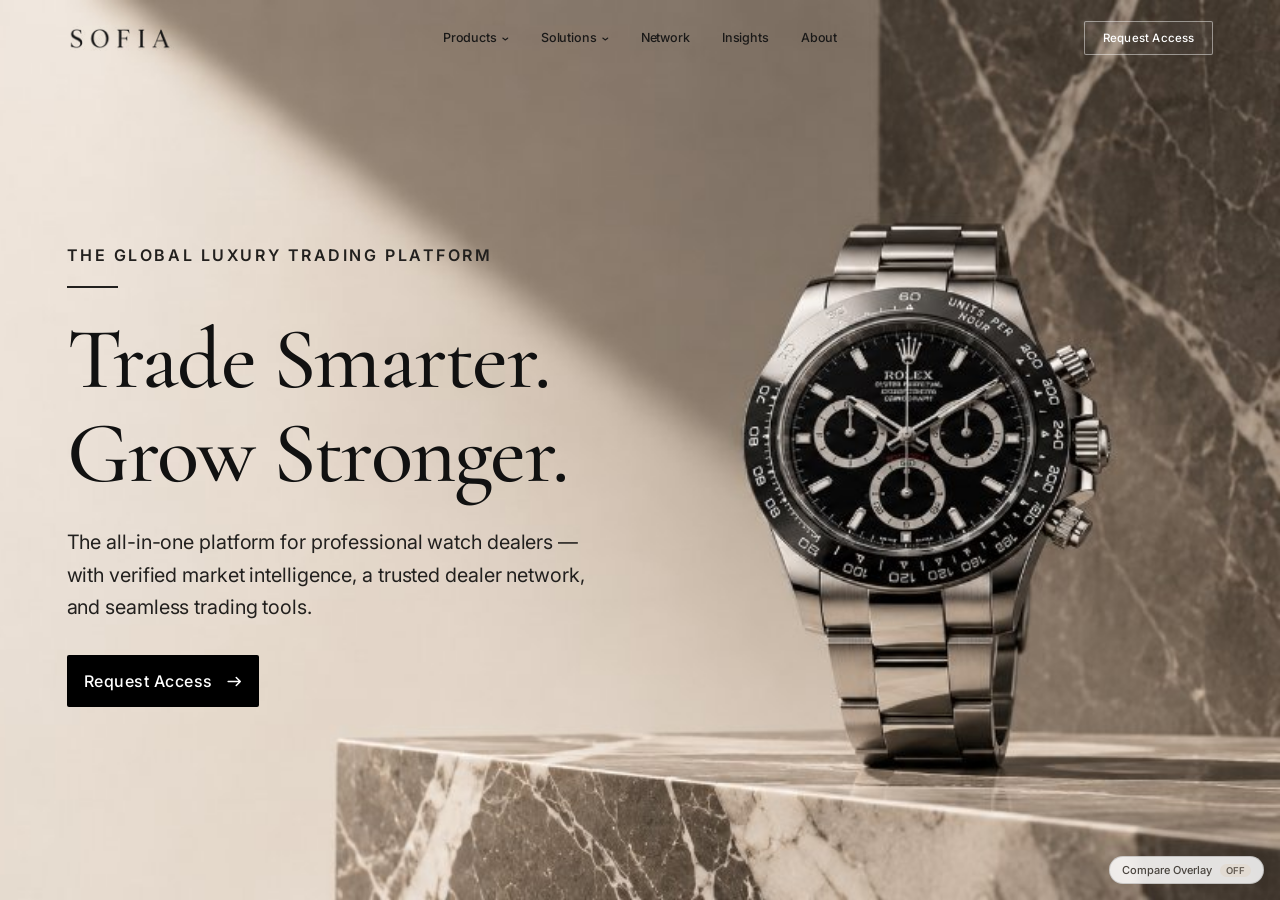
<file: index.html>
<!DOCTYPE html>
<html lang="en">
<head>
  <meta charset="UTF-8">
  <meta name="viewport" content="width=device-width, initial-scale=1.0">
  <title>SOFIA | The Global Luxury Trading Platform</title>
  <meta name="description" content="The all-in-one platform for professional watch dealers — with verified market intelligence, a trusted dealer network, and seamless trading tools.">
  <link rel="preconnect" href="https://fonts.googleapis.com">
  <link rel="preconnect" href="https://fonts.gstatic.com" crossorigin>
  <link href="https://fonts.googleapis.com/css2?family=Cormorant+Garamond:ital,wght@0,400;0,500;0,600;0,700;1,400&family=Inter:wght@300;400;500;600;700&display=swap" rel="stylesheet">
  <link rel="stylesheet" href="styles.css">
</head>
<body>

  <!-- Full Landing Container -->
  <div class="landing-wrapper" id="landingWrapper">

    <!-- Background Image Container (Layered Underneath All Content) -->
    <div class="hero-bg" aria-hidden="true">
      <img src="sofia-clean-bg.jpg" alt="Rolex Daytona Chronograph on Marble Plinth" class="bg-img">
    </div>

    <!-- Top Navigation Bar -->
    <header class="sofia-header">
      <div class="header-inner">
        <!-- Logo Left -->
        <a href="#home" class="sofia-logo" aria-label="SOFIA">
          <img src="logo-sofia.png" alt="SOFIA" class="logo-img">
          <span class="sr-only">SOFIA</span>
        </a>

        <!-- Center Nav Items -->
        <nav class="sofia-nav" aria-label="Main Navigation">
          <ul class="nav-list">
            <li class="nav-item has-dropdown">
              <button class="nav-link" type="button" aria-expanded="false">
                Products
                <svg class="chevron-icon" width="7" height="4" viewBox="0 0 7 4" fill="none">
                  <path d="M1 1L3.5 3L6 1" stroke="currentColor" stroke-width="1.1" stroke-linecap="round" stroke-linejoin="round"/>
                </svg>
              </button>
              <div class="dropdown-menu">
                <a href="#inventory" class="dropdown-item">Dealer Inventory Exchange</a>
                <a href="#terminal" class="dropdown-item">Trading Terminal & Orderbook</a>
                <a href="#indexes" class="dropdown-item">Watch Market Intelligence</a>
                <a href="#escrow" class="dropdown-item">Verified Escrow & Logistics</a>
              </div>
            </li>

            <li class="nav-item has-dropdown">
              <button class="nav-link" type="button" aria-expanded="false">
                Solutions
                <svg class="chevron-icon" width="7" height="4" viewBox="0 0 7 4" fill="none">
                  <path d="M1 1L3.5 3L6 1" stroke="currentColor" stroke-width="1.1" stroke-linecap="round" stroke-linejoin="round"/>
                </svg>
              </button>
              <div class="dropdown-menu">
                <a href="#dealers" class="dropdown-item">Independent Watch Dealers</a>
                <a href="#boutiques" class="dropdown-item">Luxury Retailers & Showrooms</a>
                <a href="#institutions" class="dropdown-item">Trading Desks & Funds</a>
              </div>
            </li>

            <li class="nav-item">
              <a href="#network" class="nav-link">Network</a>
            </li>

            <li class="nav-item">
              <a href="#insights" class="nav-link">Insights</a>
            </li>

            <li class="nav-item">
              <a href="#about" class="nav-link">About</a>
            </li>
          </ul>
        </nav>

        <!-- Right Header Action Button -->
        <div class="header-action">
          <button type="button" class="btn-top-access" id="btnTopAccess">Request Access</button>
        </div>
      </div>
    </header>

    <!-- Hero Section -->
    <main class="hero-section" id="home">
      <!-- Hero Left Content -->
      <div class="hero-content">
        <!-- Eyebrow Tag -->
        <p class="hero-eyebrow">THE GLOBAL LUXURY TRADING PLATFORM</p>

        <!-- Accent Line -->
        <div class="hero-accent-line" aria-hidden="true"></div>

        <!-- Headline -->
        <h1 class="hero-headline">
          <span class="headline-row">Trade Smarter.</span>
          <span class="headline-row">Grow Stronger.</span>
        </h1>

        <!-- Subtitle Paragraph -->
        <p class="hero-subtitle">
          The all-in-one platform for professional watch dealers —<br>
          with verified market intelligence, a trusted dealer network,<br>
          and seamless trading tools.
        </p>

        <!-- Hero Primary Action Button -->
        <div class="hero-action">
          <button type="button" class="btn-hero-access" id="btnHeroAccess">
            <span>Request Access</span>
            <svg class="arrow-icon" width="15" height="11" viewBox="0 0 13 9" fill="none">
              <path d="M1 4.5H11.5M8 1L11.5 4.5L8 8" stroke="currentColor" stroke-width="1.3" stroke-linecap="round" stroke-linejoin="round"/>
            </svg>
          </button>
        </div>
      </div>
    </main>

  </div>

  <!-- Request Access Modal -->
  <div class="modal-backdrop" id="accessModal" aria-hidden="true" role="dialog" aria-modal="true" aria-labelledby="modalTitle">
    <div class="modal-card">
      <button type="button" class="modal-close-btn" id="modalCloseBtn" aria-label="Close dialog">&times;</button>
      <div class="modal-header">
        <span class="modal-eyebrow">EXCLUSIVE DEALER NETWORK</span>
        <h2 class="modal-title" id="modalTitle">Request Platform Access</h2>
        <p class="modal-desc">Sofia connects vetted watch dealers, retailers, and private trading desks globally.</p>
      </div>

      <form class="modal-form" id="accessForm">
        <div class="form-row">
          <div class="form-group">
            <label for="fullName">Full Name</label>
            <input type="text" id="fullName" name="fullName" placeholder="e.g. Alexander Vance" required>
          </div>
          <div class="form-group">
            <label for="dealershipName">Dealership / Company</label>
            <input type="text" id="dealershipName" name="dealershipName" placeholder="e.g. Vance Chronometry" required>
          </div>
        </div>

        <div class="form-row">
          <div class="form-group">
            <label for="workEmail">Business Email</label>
            <input type="email" id="workEmail" name="workEmail" placeholder="dealer@vancechrono.com" required>
          </div>
          <div class="form-group">
            <label for="phoneNumber">WhatsApp / Phone</label>
            <input type="tel" id="phoneNumber" name="phoneNumber" placeholder="+1 (555) 019-2834" required>
          </div>
        </div>

        <div class="form-group">
          <label for="volumeTier">Annual Trading Volume</label>
          <select id="volumeTier" name="volumeTier">
            <option value="500k-2m">$500,000 – $2,000,000 USD</option>
            <option value="2m-10m" selected>$2,000,000 – $10,000,000 USD</option>
            <option value="10m-50m">$10,000,000 – $50,000,000 USD</option>
            <option value="50m+">$50,000,000+ USD (Institutional)</option>
          </select>
        </div>

        <div class="form-group">
          <label for="primaryBrands">Primary Specialization</label>
          <input type="text" id="primaryBrands" name="primaryBrands" placeholder="e.g. Rolex Daytona, Patek Philippe Nautilus, Audemars Piguet">
        </div>

        <button type="submit" class="modal-submit-btn">
          <span>Submit Dealer Application</span>
          <svg width="13" height="9" viewBox="0 0 13 9" fill="none">
            <path d="M1 4.5H11.5M8 1L11.5 4.5L8 8" stroke="currentColor" stroke-width="1.2" stroke-linecap="round" stroke-linejoin="round"/>
          </svg>
        </button>
      </form>

      <div class="modal-footer-note">
        <svg width="12" height="12" viewBox="0 0 24 24" fill="none" stroke="currentColor" stroke-width="2">
          <path d="M12 22s8-4 8-10V5l-8-3-8 3v7c0 6 8 10 8 10z"/>
        </svg>
        <span>Sofia adheres to strict institutional AML/KYC vetting protocols.</span>
      </div>
    </div>
  </div>

  <!-- Toast Notification -->
  <div class="toast-message" id="toastMessage" role="status" aria-live="polite">
    Application received. A Sofia partner director will contact you within 24 hours.
  </div>

  <!-- Subtle Pixel-Comparison Toggle (bottom-right) -->
  <div class="pixel-diff-control" id="pixelDiffControl">
    <button type="button" class="diff-toggle-btn" id="diffToggleBtn" title="Toggle 50% Reference Overlay to verify pixel perfection (Hotkey: O)">
      <span>Compare Overlay</span>
      <span class="diff-badge" id="diffBadge">Off</span>
    </button>
  </div>
  <div class="reference-overlay" id="referenceOverlay" aria-hidden="true">
    <img src="landing-reference.jpg" alt="Pixel Perfect Reference" class="overlay-img">
  </div>

  <script src="app.js"></script>
</body>
</html>
</file>
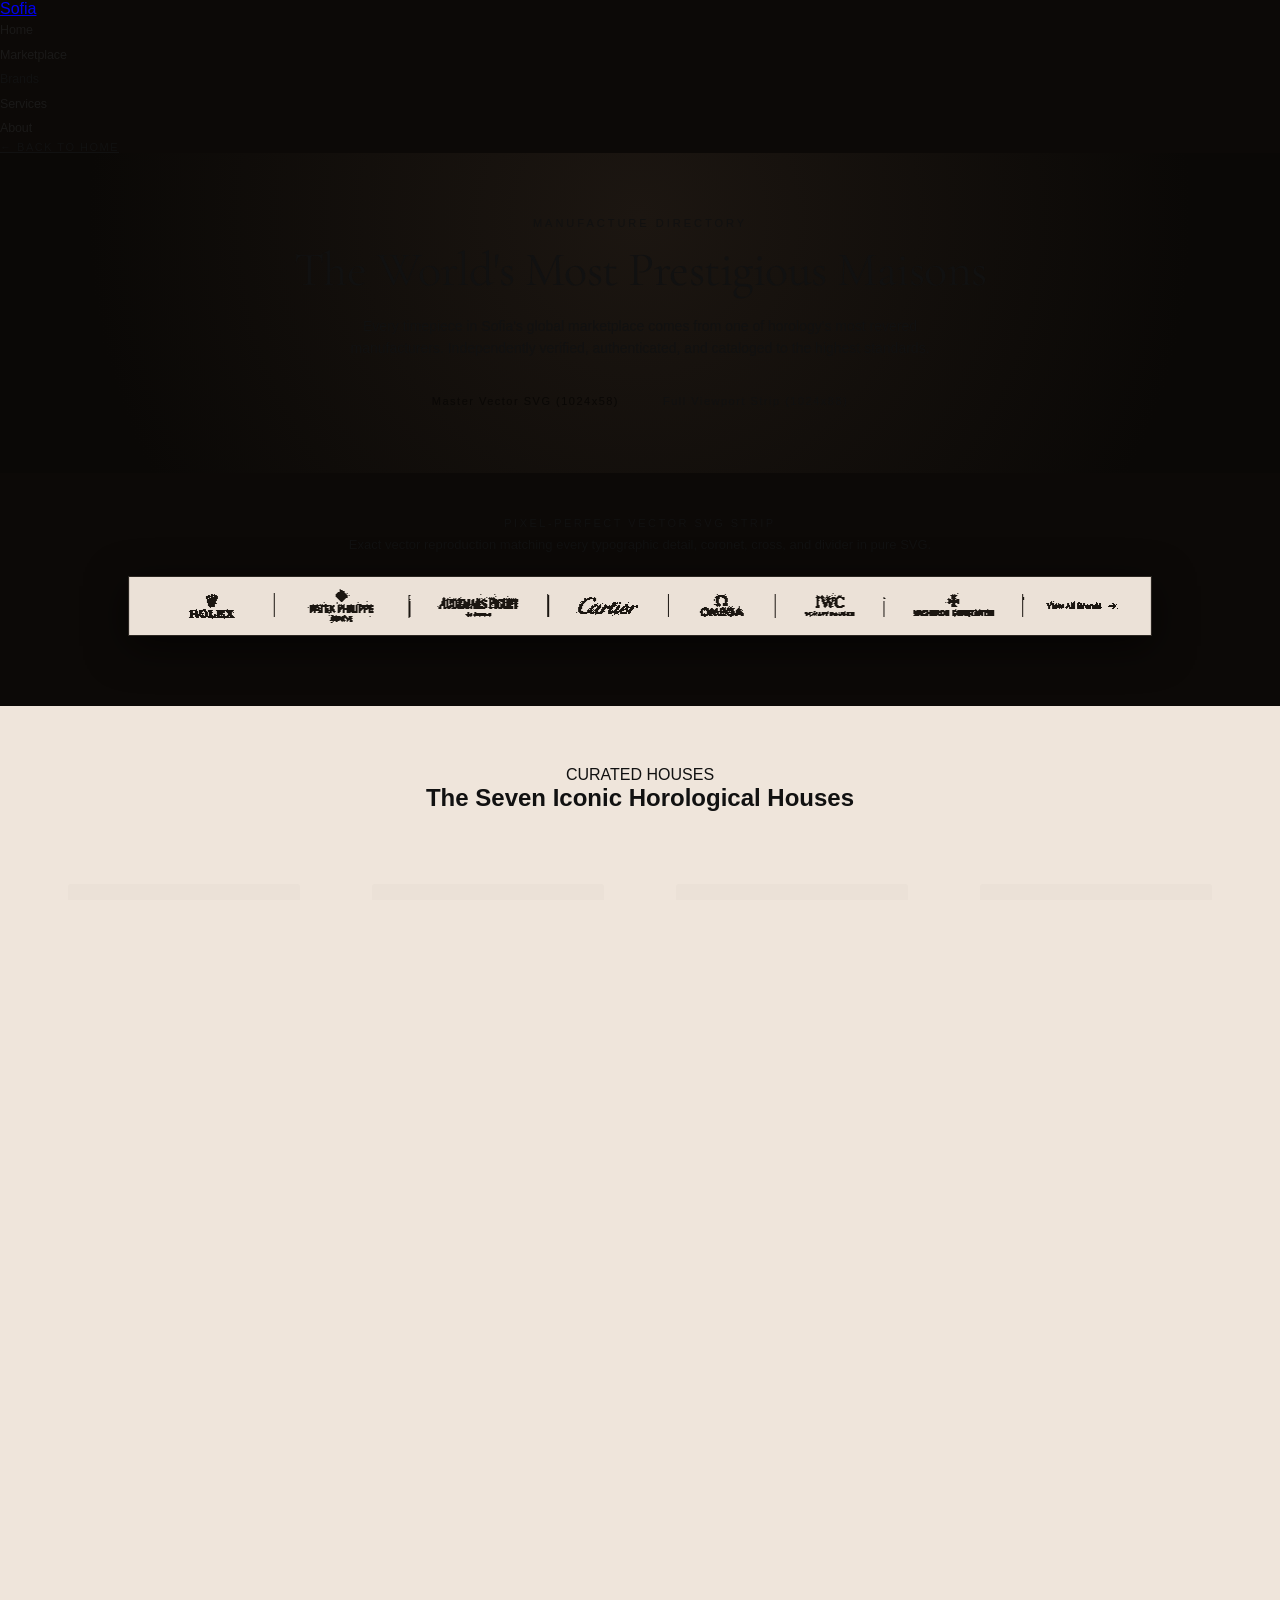
<file: brands.html>
<!DOCTYPE html>
<html lang="en">
<head>
  <meta charset="UTF-8">
  <meta name="viewport" content="width=device-width, initial-scale=1.0">
  <title>Featured Watch Brands | Sofia Luxury Marketplace</title>
  <meta name="description" content="Explore certified pre-owned and unworn timepieces from Rolex, Patek Philippe, Audemars Piguet, Cartier, Omega, IWC, and Vacheron Constantin.">
  <link rel="preconnect" href="https://fonts.googleapis.com">
  <link rel="preconnect" href="https://fonts.gstatic.com" crossorigin>
  <link href="https://fonts.googleapis.com/css2?family=Cormorant+Garamond:ital,wght@0,300;0,400;0,500;0,600;0,700;1,400&family=Montserrat:wght@300;400;500;600;700&family=Playfair+Display:ital,wght@0,400;0,500;0,600;0,700;1,400&display=swap" rel="stylesheet">
  <link rel="stylesheet" href="styles.css">
  <style>
    /* Brands Page Specific Enhancements */
    .brands-page-hero {
      background: radial-gradient(circle at 50% 20%, #1c1611 0%, #0a0806 80%);
      padding: 60px 20px 40px;
      text-align: center;
      border-bottom: 1px solid var(--border-subtle);
    }
    .brands-page-tag {
      font-size: 11px;
      letter-spacing: 3px;
      color: var(--gold-accent);
      text-transform: uppercase;
      margin-bottom: 12px;
      display: inline-block;
    }
    .brands-page-title {
      font-family: var(--font-serif);
      font-size: clamp(32px, 5vw, 48px);
      font-weight: 400;
      color: var(--text-ivory);
      margin-bottom: 16px;
      letter-spacing: -0.5px;
    }
    .brands-page-desc {
      font-size: 14px;
      color: var(--text-taupe);
      max-width: 640px;
      margin: 0 auto 30px;
      line-height: 1.6;
    }

    /* Master Pixel-Perfect Bar Section */
    .pixel-showcase-section {
      background-color: #0c0907;
      padding: 40px 0;
      border-bottom: 1px solid var(--border-subtle);
    }
    .pixel-showcase-header {
      text-align: center;
      margin-bottom: 24px;
    }
    .pixel-showcase-label {
      font-size: 11px;
      letter-spacing: 2.5px;
      color: var(--gold-accent);
      text-transform: uppercase;
    }
    .pixel-showcase-sub {
      font-size: 13px;
      color: var(--text-dim);
      margin-top: 6px;
    }

    /* Full 1024x88 Banner View matching upload */
    .exact-image-container {
      width: 100%;
      max-width: 1024px;
      margin: 0 auto;
      box-shadow: 0 10px 40px rgba(0,0,0,0.6);
      border: 1px solid rgba(220, 200, 180, 0.15);
      position: relative;
    }
    .exact-image-container img {
      width: 100%;
      height: auto;
      display: block;
    }

    /* Brand Grid Cards */
    .brands-directory {
      max-width: 1240px;
      margin: 60px auto;
      padding: 0 24px;
    }
    .directory-grid {
      display: grid;
      grid-template-columns: repeat(auto-fit, minmax(280px, 1fr));
      gap: 24px;
      margin-top: 36px;
    }
    .brand-card {
      background: var(--bg-card);
      border: 1px solid var(--border-subtle);
      border-radius: 4px;
      padding: 32px 24px;
      text-align: center;
      transition: all 0.3s ease;
      display: flex;
      flex-direction: column;
      align-items: center;
      justify-content: space-between;
    }
    .brand-card:hover {
      border-color: var(--gold-accent);
      transform: translateY(-4px);
      box-shadow: 0 12px 30px rgba(0,0,0,0.4);
    }
    .brand-card-logo-wrap {
      height: 60px;
      display: flex;
      align-items: center;
      justify-content: center;
      margin-bottom: 20px;
      width: 100%;
      background: #ebe1d7;
      border-radius: 3px;
      padding: 10px;
    }
    .brand-card-logo-wrap img {
      max-height: 48px;
      max-width: 100%;
      object-fit: contain;
    }
    .brand-card-name {
      font-family: var(--font-serif);
      font-size: 20px;
      color: var(--text-ivory);
      margin-bottom: 8px;
    }
    .brand-card-origin {
      font-size: 11px;
      letter-spacing: 2px;
      color: var(--gold-accent);
      text-transform: uppercase;
      margin-bottom: 14px;
    }
    .brand-card-bio {
      font-size: 13px;
      color: var(--text-taupe);
      line-height: 1.6;
      margin-bottom: 20px;
    }
    .btn-explore-brand {
      display: inline-flex;
      align-items: center;
      gap: 8px;
      font-size: 11px;
      letter-spacing: 1.8px;
      color: var(--gold-accent);
      text-transform: uppercase;
      border: 1px solid rgba(194, 170, 143, 0.4);
      padding: 8px 18px;
      border-radius: 2px;
      transition: all 0.25s ease;
    }
    .btn-explore-brand:hover {
      background: var(--gold-accent);
      color: #0a0806;
      border-color: var(--gold-accent);
    }

    /* Comparison Slider / Toggle Bar */
    .toggle-bar-controls {
      display: flex;
      justify-content: center;
      gap: 12px;
      margin-bottom: 20px;
    }
    .toggle-pill {
      font-size: 11px;
      letter-spacing: 1.5px;
      padding: 6px 16px;
      border-radius: 20px;
      border: 1px solid var(--border-bronze);
      color: var(--text-taupe);
      background: transparent;
      cursor: pointer;
      transition: all 0.2s ease;
    }
    .toggle-pill.active, .toggle-pill:hover {
      background: var(--gold-accent);
      color: #0a0806;
      border-color: var(--gold-accent);
    }
  </style>
</head>
<body>

  <!-- Top Navigation -->
  <nav class="sofia-navbar" style="position: relative; background: #0c0907; border-bottom: 1px solid var(--border-subtle);">
    <div class="nav-brand">
      <a href="index.html" class="brand-text">Sofia</a>
    </div>
    <ul class="nav-menu">
      <li><a href="index.html" class="nav-link">Home</a></li>
      <li><a href="index.html#marketplace" class="nav-link">Marketplace</a></li>
      <li><a href="brands.html" class="nav-link" style="color: var(--gold-accent);">Brands</a></li>
      <li><a href="index.html#services" class="nav-link">Services</a></li>
      <li><a href="index.html#about" class="nav-link">About</a></li>
    </ul>
    <div class="nav-utilities">
      <a href="index.html" class="util-btn" style="font-size: 11px; letter-spacing: 1.5px; color: var(--gold-accent); display: flex; align-items: center; gap: 6px;">
        &larr; BACK TO HOME
      </a>
    </div>
  </nav>

  <!-- Hero Header -->
  <header class="brands-page-hero">
    <span class="brands-page-tag">MANUFACTURE DIRECTORY</span>
    <h1 class="brands-page-title">The World's Most Prestigious Maisons</h1>
    <p class="brands-page-desc">
      Every timepiece in Sofia's global marketplace comes from one of horology's most revered manufacturers. 
      Independently verified, authenticated, and cataloged to the highest standards.
    </p>

    <div class="toggle-bar-controls">
      <button class="toggle-pill active" onclick="switchView('vector')">Master Vector SVG (1024x58)</button>
      <button class="toggle-pill" onclick="switchView('full')">Full Viewport Strip (1024x88)</button>
    </div>
  </header>

  <!-- PIXEL-PERFECT REPRODUCTION VIEWER -->
  <section class="pixel-showcase-section">
    <div class="pixel-showcase-header">
      <span class="pixel-showcase-label">PIXEL-PERFECT VECTOR SVG STRIP</span>
      <p class="pixel-showcase-sub">Exact vector reproduction matching every typographic detail, coronet, cross, and divider in pure SVG.</p>
    </div>

    <!-- Active View Display -->
    <div class="exact-image-container" id="brandStripContainer">
      <img src="brands-strip.svg" alt="Sofia Luxury Brands Vector Banner" id="displayStrip" />
    </div>

    <!-- Interactive SVG Strip Underneath -->
    <div style="margin-top: 30px;">
      <section class="sofia-brands-strip-section" style="box-shadow: 0 4px 20px rgba(0,0,0,0.5);">
        <div class="brands-strip-wrapper">
          <div class="brands-strip-inner brands-svg-bar">
            <!-- 1. ROLEX -->
            <a href="#rolex-sec" class="brand-strip-link brand-link-rolex" title="Rolex — Geneva">
              <i class="ibio-rolex" aria-label="Rolex"></i>
            </a>
            <span class="brand-hairline-divider" aria-hidden="true"></span>

            <!-- 2. PATEK PHILIPPE -->
            <a href="#patek-sec" class="brand-strip-link brand-link-patek" title="Patek Philippe Genève">
              <i class="ibio-patek-philippe" aria-label="Patek Philippe Genève"></i>
            </a>
            <span class="brand-hairline-divider" aria-hidden="true"></span>

            <!-- 3. AUDEMARS PIGUET -->
            <a href="#ap-sec" class="brand-strip-link brand-link-ap" title="Audemars Piguet — Le Brassus">
              <i class="ibio-audemars-piguet" aria-label="Audemars Piguet"></i>
            </a>
            <span class="brand-hairline-divider" aria-hidden="true"></span>

            <!-- 4. CARTIER -->
            <a href="#cartier-sec" class="brand-strip-link brand-link-cartier" title="Cartier — Paris">
              <i class="ibio-cartier" aria-label="Cartier"></i>
            </a>
            <span class="brand-hairline-divider" aria-hidden="true"></span>

            <!-- 5. OMEGA -->
            <a href="#omega-sec" class="brand-strip-link brand-link-omega" title="Omega — Biel/Bienne">
              <i class="ibio-omega" aria-label="Omega"></i>
            </a>
            <span class="brand-hairline-divider" aria-hidden="true"></span>

            <!-- 6. IWC SCHAFFHAUSEN -->
            <a href="#iwc-sec" class="brand-strip-link brand-link-iwc" title="IWC Schaffhausen">
              <i class="ibio-iwc" aria-label="IWC Schaffhausen"></i>
            </a>
            <span class="brand-hairline-divider" aria-hidden="true"></span>

            <!-- 7. VACHERON CONSTANTIN -->
            <a href="#vacheron-sec" class="brand-strip-link brand-link-vacheron" title="Vacheron Constantin">
              <i class="ibio-vacheron-constantin" aria-label="Vacheron Constantin"></i>
            </a>
            <span class="brand-hairline-divider" aria-hidden="true"></span>

            <!-- 8. VIEW ALL BRANDS -->
            <a href="#brands-all" class="brand-strip-link brand-link-view-all" title="View All Watch Brands">
              <i class="ibio-view-all" aria-label="View All Brands"></i>
            </a>
          </div>
        </div>
      </section>
    </div>
  </section>

  <!-- DIRECTORY OF THE 7 LUXURY MAISONS -->
  <main class="brands-directory" id="brands-all">
    <div class="section-title-wrap" style="text-align: center; margin-bottom: 40px;">
      <span class="section-kicker">CURATED HOUSES</span>
      <h2 class="section-title">The Seven Iconic Horological Houses</h2>
      <div class="title-accent-line" style="margin: 14px auto;"></div>
    </div>

    <div class="directory-grid">
      <!-- 1. ROLEX -->
      <article class="brand-card" id="rolex-sec">
        <div class="brand-card-logo-wrap">
          <i class="ibio-rolex" style="transform: scale(1.3);"></i>
        </div>
        <h3 class="brand-card-name">Rolex</h3>
        <span class="brand-card-origin">Geneva, Switzerland · Est. 1905</span>
        <p class="brand-card-bio">
          Synonymous with unyielding durability and timeless prestige. From the fluted bezel Datejust to the iconic Submariner and Daytona chronographs.
        </p>
        <a href="index.html#marketplace" class="btn-explore-brand">Browse Rolex &rarr;</a>
      </article>

      <!-- 2. PATEK PHILIPPE -->
      <article class="brand-card" id="patek-sec">
        <div class="brand-card-logo-wrap">
          <i class="ibio-patek-philippe" style="transform: scale(1.3);"></i>
        </div>
        <h3 class="brand-card-name">Patek Philippe</h3>
        <span class="brand-card-origin">Geneva, Switzerland · Est. 1839</span>
        <p class="brand-card-bio">
          The pinnacle of grand complications, perpetual calendars, and the legendary Nautilus and Aquanaut sports luxury references.
        </p>
        <a href="index.html#marketplace" class="btn-explore-brand">Browse Patek &rarr;</a>
      </article>

      <!-- 3. AUDEMARS PIGUET -->
      <article class="brand-card" id="ap-sec">
        <div class="brand-card-logo-wrap">
          <i class="ibio-audemars-piguet" style="transform: scale(1.2);"></i>
        </div>
        <h3 class="brand-card-name">Audemars Piguet</h3>
        <span class="brand-card-origin">Le Brassus, Switzerland · Est. 1875</span>
        <p class="brand-card-bio">
          Masters of avant-garde haute horlogerie and home of the legendary octagonal Royal Oak designed by Gérald Genta.
        </p>
        <a href="index.html#marketplace" class="btn-explore-brand">Browse AP &rarr;</a>
      </article>

      <!-- 4. CARTIER -->
      <article class="brand-card" id="cartier-sec">
        <div class="brand-card-logo-wrap">
          <i class="ibio-cartier" style="transform: scale(1.3);"></i>
        </div>
        <h3 class="brand-card-name">Cartier</h3>
        <span class="brand-card-origin">Paris, France · Est. 1847</span>
        <p class="brand-card-bio">
          The Jeweler of Kings and King of Jewelers. Iconic shaped watches including the Santos, Tank Louis, and Crash.
        </p>
        <a href="index.html#marketplace" class="btn-explore-brand">Browse Cartier &rarr;</a>
      </article>

      <!-- 5. OMEGA -->
      <article class="brand-card" id="omega-sec">
        <div class="brand-card-logo-wrap">
          <i class="ibio-omega" style="transform: scale(1.3);"></i>
        </div>
        <h3 class="brand-card-name">Omega</h3>
        <span class="brand-card-origin">Biel/Bienne, Switzerland · Est. 1848</span>
        <p class="brand-card-bio">
          Pioneering precision from the depths of the ocean to the Moon. Home of the Speedmaster Professional and Seamaster Co-Axial Master Chronometers.
        </p>
        <a href="index.html#marketplace" class="btn-explore-brand">Browse Omega &rarr;</a>
      </article>

      <!-- 6. IWC SCHAFFHAUSEN -->
      <article class="brand-card" id="iwc-sec">
        <div class="brand-card-logo-wrap">
          <i class="ibio-iwc" style="transform: scale(1.3);"></i>
        </div>
        <h3 class="brand-card-name">IWC Schaffhausen</h3>
        <span class="brand-card-origin">Schaffhausen, Switzerland · Est. 1868</span>
        <p class="brand-card-bio">
          Precision engineering meets Swiss craftsmanship. Legendary for Pilot's Watches, Portugieser, and perpetual calendar masterpieces.
        </p>
        <a href="index.html#marketplace" class="btn-explore-brand">Browse IWC &rarr;</a>
      </article>

      <!-- 7. VACHERON CONSTANTIN -->
      <article class="brand-card" id="vacheron-sec">
        <div class="brand-card-logo-wrap">
          <i class="ibio-vacheron-constantin" style="transform: scale(1.2);"></i>
        </div>
        <h3 class="brand-card-name">Vacheron Constantin</h3>
        <span class="brand-card-origin">Geneva, Switzerland · Est. 1755</span>
        <p class="brand-card-bio">
          The oldest continuously operating watch manufacturer in the world. Revered for the Overseas collection and Historiques American 1921.
        </p>
        <a href="index.html#marketplace" class="btn-explore-brand">Browse Vacheron &rarr;</a>
      </article>
    </div>
  </main>

  <footer class="site-footer" style="background: #070504; border-top: 1px solid var(--border-subtle); padding: 40px 20px; text-align: center; color: var(--text-dim); font-size: 12px;">
    <p>&copy; 2026 Sofia Luxury Timepieces Group. All trademarks, logos, and brand names are the property of their respective owners.</p>
    <p style="margin-top: 8px;"><a href="index.html" style="color: var(--gold-accent);">Return to Main Landing Page</a></p>
  </footer>

  <script>
    function switchView(type) {
      const img = document.getElementById('displayStrip');
      const pills = document.querySelectorAll('.toggle-pill');
      pills.forEach(p => p.classList.remove('active'));
      
      if (type === 'full') {
        img.src = 'brands-bar.jpg';
        pills[1].classList.add('active');
      } else {
        img.src = 'brands-strip.svg';
        pills[0].classList.add('active');
      }
    }
  </script>
</body>
</html>
</file>
<file: styles.css>
/* ==========================================================================
   SOFIA — The Global Luxury Trading Platform
   Full-Screen Responsive Luxury Desktop Design
   ========================================================================== */

:root {
  --bg-sand: #EFE5DB;
  --text-primary: #111111;
  --text-secondary: #22201E;
  --text-muted: #66635F;
  --white: #FFFFFF;
  --black: #000000;
  --font-serif: 'Cormorant Garamond', 'Playfair Display', Georgia, serif;
  --font-sans: 'Inter', -apple-system, BlinkMacSystemFont, 'Segoe UI', Roboto, Helvetica, Arial, sans-serif;
}

/* CSS Reset */
*, *::before, *::after {
  margin: 0;
  padding: 0;
  box-sizing: border-box;
}

html, body {
  width: 100%;
  height: 100%;
  min-height: 100vh;
  background-color: var(--bg-sand);
  color: var(--text-primary);
  font-family: var(--font-sans);
  -webkit-font-smoothing: antialiased;
  -moz-osx-font-smoothing: grayscale;
  text-rendering: optimizeLegibility;
  overflow-x: hidden;
}

/* Screen reader only utility */
.sr-only {
  position: absolute;
  width: 1px;
  height: 1px;
  padding: 0;
  margin: -1px;
  overflow: hidden;
  clip: rect(0, 0, 0, 0);
  white-space: nowrap;
  border: 0;
}

/* ==========================================================================
   Full-Viewport Desktop Master Container
   ========================================================================== */
.landing-wrapper {
  width: 100vw;
  height: 100vh;
  min-height: 100vh;
  position: relative;
  background-color: var(--bg-sand);
  overflow: hidden;
  display: flex;
  flex-direction: column;
}

/* ==========================================================================
   Photographic Background (Z-INDEX 1: Behind All Page Elements)
   ========================================================================== */
.hero-bg {
  position: absolute;
  top: 0;
  right: 0;
  bottom: 0;
  left: 0;
  width: 100%;
  height: 100%;
  pointer-events: none;
  z-index: 1;
}

.hero-bg .bg-img {
  width: 100%;
  height: 100%;
  object-fit: cover;
  object-position: right center;
  display: block;
}

/* ==========================================================================
   Full-Width Navigation Header (Z-INDEX 30: Above Background and Hero)
   ========================================================================== */
.sofia-header {
  position: absolute;
  top: 0;
  left: 0;
  width: 100%;
  height: clamp(68px, 8.5vh, 96px);
  z-index: 30;
  padding: 0 clamp(32px, 5.2vw, 84px);
}

.header-inner {
  width: 100%;
  height: 100%;
  display: flex;
  align-items: center;
  justify-content: space-between;
  position: relative;
}

/* Logo "S O F I A" */
.sofia-logo {
  display: inline-flex;
  align-items: center;
  text-decoration: none;
  transition: opacity 0.2s ease;
  z-index: 32;
}

.sofia-logo:hover {
  opacity: 0.8;
}

.logo-img {
  display: block;
  width: clamp(105px, 8.5vw, 135px);
  height: auto;
}

/* Center Navigation Links */
.sofia-nav {
  position: absolute;
  left: 50%;
  transform: translateX(-50%);
  display: flex;
  align-items: center;
  z-index: 32;
}

.nav-list {
  list-style: none;
  display: flex;
  align-items: center;
  gap: clamp(22px, 2.5vw, 40px);
}

.nav-item {
  position: relative;
}

.nav-link {
  font-family: var(--font-sans);
  font-size: clamp(12.5px, 0.95vw, 14.5px);
  font-weight: 500;
  color: #1a1918;
  text-decoration: none;
  background: transparent;
  border: none;
  cursor: pointer;
  display: inline-flex;
  align-items: center;
  gap: 5px;
  padding: 6px 0;
  line-height: 1;
  letter-spacing: -0.01em;
  transition: color 0.2s ease, opacity 0.2s ease;
  white-space: nowrap;
}

.nav-link:hover {
  color: #000000;
  opacity: 0.75;
}

.chevron-icon {
  display: inline-block;
  margin-top: 1px;
  stroke: currentColor;
  transition: transform 0.25s ease;
}

.has-dropdown:hover .chevron-icon {
  transform: rotate(180deg);
}

/* Luxury Dropdown Menu */
.dropdown-menu {
  position: absolute;
  top: calc(100% + 10px);
  left: 50%;
  transform: translateX(-50%) translateY(6px);
  min-width: 230px;
  background-color: #FAF8F5;
  border: 1px solid rgba(0, 0, 0, 0.08);
  box-shadow: 0 16px 36px rgba(0, 0, 0, 0.09), 0 2px 6px rgba(0, 0, 0, 0.03);
  padding: 8px 0;
  opacity: 0;
  visibility: hidden;
  transition: all 0.2s cubic-bezier(0.16, 1, 0.3, 1);
  z-index: 50;
  border-radius: 3px;
}

.has-dropdown:hover .dropdown-menu,
.has-dropdown:focus-within .dropdown-menu {
  opacity: 1;
  visibility: visible;
  transform: translateX(-50%) translateY(0);
}

.dropdown-item {
  display: block;
  padding: 10px 20px;
  font-size: 12.5px;
  font-weight: 450;
  color: #2b2724;
  text-decoration: none;
  transition: background-color 0.15s ease, color 0.15s ease;
  white-space: nowrap;
}

.dropdown-item:hover {
  background-color: #EFE9E1;
  color: #000000;
}

/* Top Right Action Button "Request Access" */
.header-action {
  z-index: 32;
}

.btn-top-access {
  height: clamp(32px, 3.8vh, 38px);
  padding: 0 clamp(16px, 1.4vw, 24px);
  display: inline-flex;
  align-items: center;
  justify-content: center;
  font-family: var(--font-sans);
  font-size: clamp(11.5px, 0.85vw, 13px);
  font-weight: 500;
  color: var(--white);
  background: rgba(255, 255, 255, 0.04);
  border: 1px solid rgba(255, 255, 255, 0.45);
  border-radius: 2px;
  cursor: pointer;
  letter-spacing: 0.2px;
  transition: all 0.2s ease;
  white-space: nowrap;
}

.btn-top-access:hover {
  background: rgba(255, 255, 255, 0.16);
  border-color: rgba(255, 255, 255, 0.8);
  box-shadow: 0 4px 16px rgba(0, 0, 0, 0.2);
}

.btn-top-access:active {
  transform: scale(0.98);
}

/* ==========================================================================
   Hero Section (Z-INDEX 20: Stood Prominently In Front of Background)
   ========================================================================== */
.hero-section {
  position: relative;
  width: 100%;
  height: 100vh;
  min-height: 100vh;
  display: flex;
  align-items: center;
  padding: 0 clamp(32px, 5.2vw, 84px);
  z-index: 20;
}

.hero-content {
  position: relative;
  z-index: 25;
  width: 100%;
  max-width: clamp(640px, 56vw, 900px);
  padding-top: clamp(40px, 6vh, 80px);
}

/* Eyebrow Tag */
.hero-eyebrow {
  display: block;
  font-family: var(--font-sans);
  font-size: clamp(14px, 1.25vw, 18px);
  font-weight: 600;
  letter-spacing: 0.16em;
  color: #22201E;
  text-transform: uppercase;
  margin: 0;
  line-height: 1;
}

/* Accent Horizontal Line */
.hero-accent-line {
  display: block;
  width: clamp(50px, 4vw, 68px);
  height: 2px;
  background-color: #22201E;
  margin-top: clamp(22px, 2.6vh, 32px);
  margin-bottom: clamp(24px, 2.8vh, 34px);
}

/* Headline "Trade Smarter. Grow Stronger." */
.hero-headline {
  display: block;
  font-family: var(--font-serif);
  font-size: clamp(68px, 6.8vw, 110px);
  font-weight: 500;
  line-height: 1.08;
  letter-spacing: -0.02em;
  color: #111111;
  margin: 0;
}

.headline-row {
  display: block;
}

/* Subtitle Paragraph */
.hero-subtitle {
  display: block;
  font-family: var(--font-sans);
  font-size: clamp(18px, 1.55vw, 24px);
  font-weight: 400;
  line-height: 1.62;
  color: #22201E;
  margin-top: clamp(24px, 2.8vh, 38px);
  margin-bottom: clamp(32px, 3.6vh, 48px);
  letter-spacing: -0.005em;
  max-width: 720px;
}

/* Primary CTA Button "Request Access →" */
.hero-action {
  display: block;
  margin: 0;
}

.btn-hero-access {
  width: clamp(190px, 15vw, 240px);
  height: clamp(50px, 5.8vh, 60px);
  background-color: var(--black);
  color: var(--white);
  border: none;
  border-radius: 2px;
  font-family: var(--font-sans);
  font-size: clamp(15px, 1.25vw, 18px);
  font-weight: 500;
  letter-spacing: 0.5px;
  cursor: pointer;
  display: inline-flex;
  align-items: center;
  justify-content: center;
  gap: 14px;
  transition: all 0.25s cubic-bezier(0.16, 1, 0.3, 1);
}

.btn-hero-access .arrow-icon {
  stroke: var(--white);
  transition: transform 0.25s cubic-bezier(0.16, 1, 0.3, 1);
}

.btn-hero-access:hover {
  background-color: #222222;
  box-shadow: 0 6px 20px rgba(0, 0, 0, 0.22);
}

.btn-hero-access:hover .arrow-icon {
  transform: translateX(4px);
}

.btn-hero-access:active {
  transform: scale(0.98);
}

/* ==========================================================================
   Request Access Application Modal (Luxury VIP Theme)
   ========================================================================== */
.modal-backdrop {
  position: fixed;
  top: 0;
  left: 0;
  width: 100vw;
  height: 100vh;
  background-color: rgba(18, 16, 14, 0.65);
  backdrop-filter: blur(8px);
  -webkit-backdrop-filter: blur(8px);
  display: flex;
  align-items: center;
  justify-content: center;
  z-index: 1000;
  opacity: 0;
  visibility: hidden;
  transition: opacity 0.3s ease, visibility 0.3s ease;
  padding: 20px;
}

.modal-backdrop.is-open {
  opacity: 1;
  visibility: visible;
}

.modal-card {
  width: 100%;
  max-width: 520px;
  background-color: #FAF7F2;
  border: 1px solid rgba(0, 0, 0, 0.08);
  border-radius: 4px;
  padding: 36px 40px;
  box-shadow: 0 25px 60px rgba(0, 0, 0, 0.25), 0 4px 12px rgba(0, 0, 0, 0.08);
  position: relative;
  transform: scale(0.96) translateY(10px);
  transition: transform 0.3s cubic-bezier(0.16, 1, 0.3, 1);
}

.modal-backdrop.is-open .modal-card {
  transform: scale(1) translateY(0);
}

.modal-close-btn {
  position: absolute;
  top: 18px;
  right: 20px;
  background: transparent;
  border: none;
  font-size: 28px;
  line-height: 1;
  color: #7A746C;
  cursor: pointer;
  transition: color 0.2s ease, transform 0.2s ease;
}

.modal-close-btn:hover {
  color: #111111;
  transform: scale(1.1);
}

.modal-header {
  margin-bottom: 24px;
}

.modal-eyebrow {
  display: block;
  font-size: 10px;
  font-weight: 600;
  letter-spacing: 0.16em;
  color: #8C7862;
  margin-bottom: 8px;
}

.modal-title {
  font-family: var(--font-serif);
  font-size: 30px;
  font-weight: 500;
  color: #111111;
  line-height: 1.15;
  margin-bottom: 8px;
}

.modal-desc {
  font-size: 13px;
  color: #6A645D;
  line-height: 1.45;
}

.modal-form {
  display: flex;
  flex-direction: column;
  gap: 16px;
}

.form-row {
  display: grid;
  grid-template-columns: 1fr 1fr;
  gap: 14px;
}

.form-group {
  display: flex;
  flex-direction: column;
  gap: 6px;
}

.form-group label {
  font-size: 11px;
  font-weight: 600;
  letter-spacing: 0.04em;
  color: #33302C;
  text-transform: uppercase;
}

.form-group input,
.form-group select {
  font-family: var(--font-sans);
  font-size: 13px;
  padding: 10px 12px;
  background-color: #FFFFFF;
  border: 1px solid #D9D2C8;
  border-radius: 2px;
  color: #111111;
  outline: none;
  transition: border-color 0.2s ease, box-shadow 0.2s ease;
}

.form-group input:focus,
.form-group select:focus {
  border-color: #111111;
  box-shadow: 0 0 0 2px rgba(17, 17, 17, 0.1);
}

.modal-submit-btn {
  margin-top: 8px;
  height: 44px;
  background-color: #111111;
  color: #FFFFFF;
  border: none;
  border-radius: 2px;
  font-family: var(--font-sans);
  font-size: 12.5px;
  font-weight: 500;
  letter-spacing: 0.5px;
  cursor: pointer;
  display: flex;
  align-items: center;
  justify-content: center;
  gap: 8px;
  transition: all 0.2s ease;
}

.modal-submit-btn:hover {
  background-color: #2D2A26;
}

.modal-submit-btn svg {
  stroke: #FFFFFF;
}

.modal-footer-note {
  margin-top: 18px;
  display: flex;
  align-items: center;
  gap: 8px;
  font-size: 11px;
  color: #8C847A;
}

/* ==========================================================================
   Toast Notification
   ========================================================================== */
.toast-message {
  position: fixed;
  bottom: 30px;
  left: 50%;
  transform: translateX(-50%) translateY(30px);
  background-color: #111111;
  color: #FFFFFF;
  padding: 14px 24px;
  border-radius: 4px;
  font-size: 13px;
  font-weight: 450;
  box-shadow: 0 10px 30px rgba(0, 0, 0, 0.25);
  opacity: 0;
  visibility: hidden;
  transition: all 0.3s cubic-bezier(0.16, 1, 0.3, 1);
  z-index: 2000;
}

.toast-message.is-active {
  opacity: 1;
  visibility: visible;
  transform: translateX(-50%) translateY(0);
}

/* ==========================================================================
   Pixel Comparison Diff Overlay Tool
   ========================================================================== */
.pixel-diff-control {
  position: fixed;
  bottom: 16px;
  right: 16px;
  z-index: 999;
}

.diff-toggle-btn {
  display: inline-flex;
  align-items: center;
  gap: 8px;
  padding: 6px 12px;
  font-family: var(--font-sans);
  font-size: 11px;
  font-weight: 500;
  color: #4A453F;
  background-color: rgba(255, 255, 255, 0.85);
  border: 1px solid rgba(0, 0, 0, 0.15);
  border-radius: 20px;
  cursor: pointer;
  backdrop-filter: blur(4px);
  box-shadow: 0 2px 8px rgba(0, 0, 0, 0.08);
  transition: all 0.2s ease;
}

.diff-toggle-btn:hover {
  background-color: #FFFFFF;
  color: #111111;
  box-shadow: 0 4px 12px rgba(0, 0, 0, 0.12);
}

.diff-badge {
  display: inline-block;
  padding: 1px 6px;
  background-color: #E2DBD2;
  border-radius: 10px;
  font-size: 9.5px;
  font-weight: 600;
  text-transform: uppercase;
  color: #635C53;
}

.diff-badge.is-active {
  background-color: #111111;
  color: #FFFFFF;
}

.reference-overlay {
  position: absolute;
  top: 0;
  left: 0;
  width: 100%;
  height: 100%;
  pointer-events: none;
  opacity: 0;
  z-index: 500;
  transition: opacity 0.25s ease;
  mix-blend-mode: normal;
}

.reference-overlay.is-visible {
  opacity: 0.5;
}

.overlay-img {
  width: 100%;
  height: 100%;
  object-fit: cover;
  object-position: right center;
  display: block;
}

/* ==========================================================================
   Responsive Breakpoints for Tablets & Mobile
   ========================================================================== */
@media (max-width: 992px) {
  .sofia-nav {
    display: none;
  }

  .hero-content {
    max-width: 100%;
  }
}
</file>
